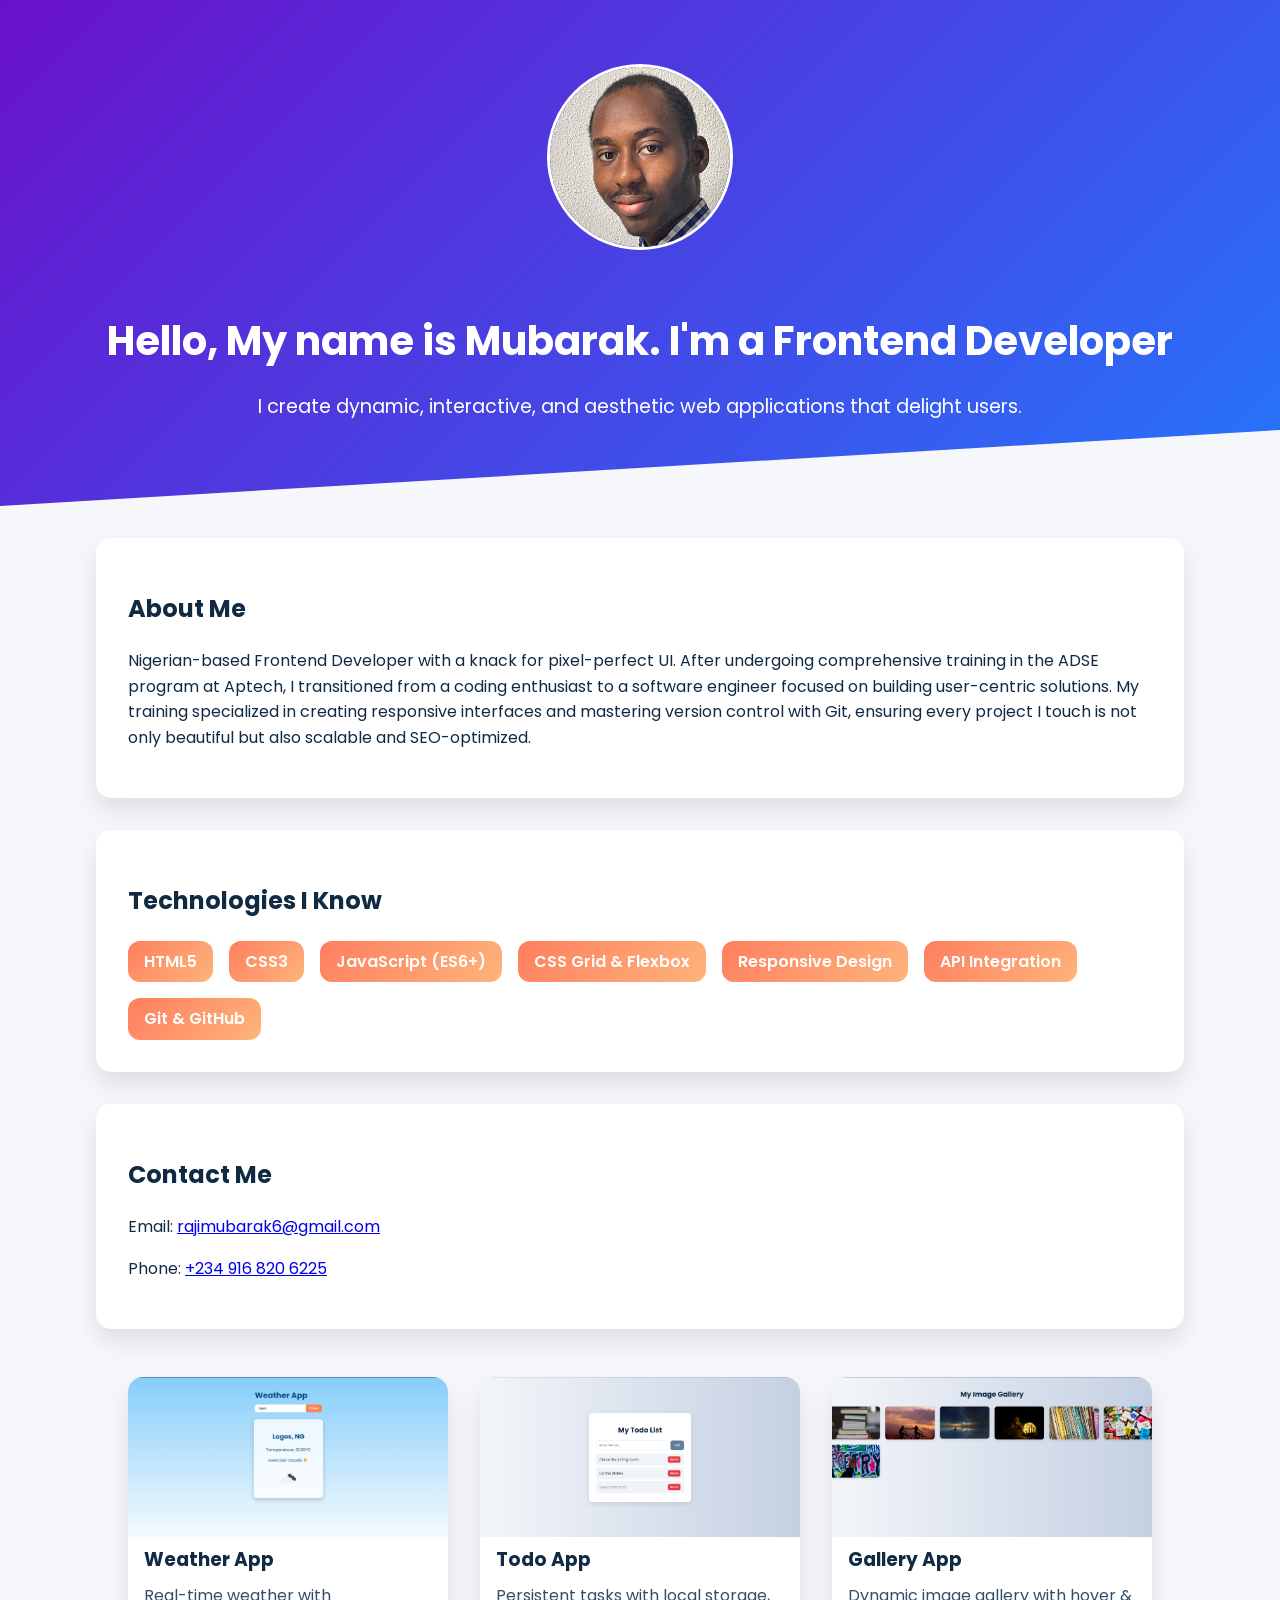
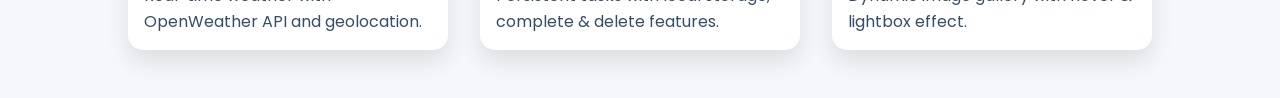
<file: index.html>
<!DOCTYPE html>
<html lang="en">
<head>
  <meta charset="UTF-8">
  <meta name="viewport" content="width=device-width, initial-scale=1.0">
  <title>My Frontend Portfolio</title>
  <link rel="stylesheet" href="style.css">
  <link href="https://fonts.googleapis.com/css2?family=Poppins:wght@400;600&display=swap" rel="stylesheet">
</head>
<body>
  <!-- Header -->
  <header class="hero">
    <div class="hero-content">
      <img src="assets/my-photo.jpeg" alt="My Photo" class="hero-photo">
      <div class="hero-text">
        <h1>Hello, My name is Mubarak. I'm a Frontend Developer</h1>
        <p>I create dynamic, interactive, and aesthetic web applications that delight users.</p>
        <p></p>
      </div>
    </div>
  </header>

  <!-- About Me -->
  <section class="about-me card">
    <h2>About Me</h2>
    <p>Nigerian-based Frontend Developer with a knack for pixel-perfect UI. After undergoing comprehensive training in the ADSE program at Aptech, I transitioned from a coding enthusiast to a software engineer focused on building user-centric solutions. My training specialized in creating responsive interfaces and mastering version control with Git, ensuring every project I touch is not only beautiful but also scalable and SEO-optimized.</p>
  </section>

  <!-- Technologies -->
  <section class="technologies card">
    <h2>Technologies I Know</h2>
    <div class="tech-grid">
      <span>HTML5</span>
      <span>CSS3</span>
      <span>JavaScript (ES6+)</span>
      <span>CSS Grid & Flexbox</span>
      <span>Responsive Design</span>
      <span>API Integration</span>
      <span>Git & GitHub</span>
    </div>
  </section>

  <!-- Contact -->
  <section class="contact card">
    <h2>Contact Me</h2>
    <p>Email: <a href="rajimubarak6@gmail.com">rajimubarak6@gmail.com</a></p>
    <p>Phone: <a href="tel:+2349168206225">+234 916 820 6225</a></p>
  </section>

  <!-- Projects -->
  <section class="projects-grid">
    <a href="./weather/" class="project-card">
      <div class="preview" style="background-image:url('assets/preview-weather.png')"></div>
      <h3>Weather App</h3>
      <p>Real-time weather with OpenWeather API and geolocation.</p>
    </a>

    <a href="./todo/" class="project-card">
      <div class="preview" style="background-image:url('assets/preview-todo.png')"></div>
      <h3>Todo App</h3>
      <p>Persistent tasks with local storage, complete & delete features.</p>
    </a>

    <a href="./gallery/" class="project-card">
      <div class="preview" style="background-image:url('assets/preview-gallery.png')"></div>
      <h3>Gallery App</h3>
      <p>Dynamic image gallery with hover & lightbox effect.</p>
    </a>
  </section>
</body>
</html>
</file>
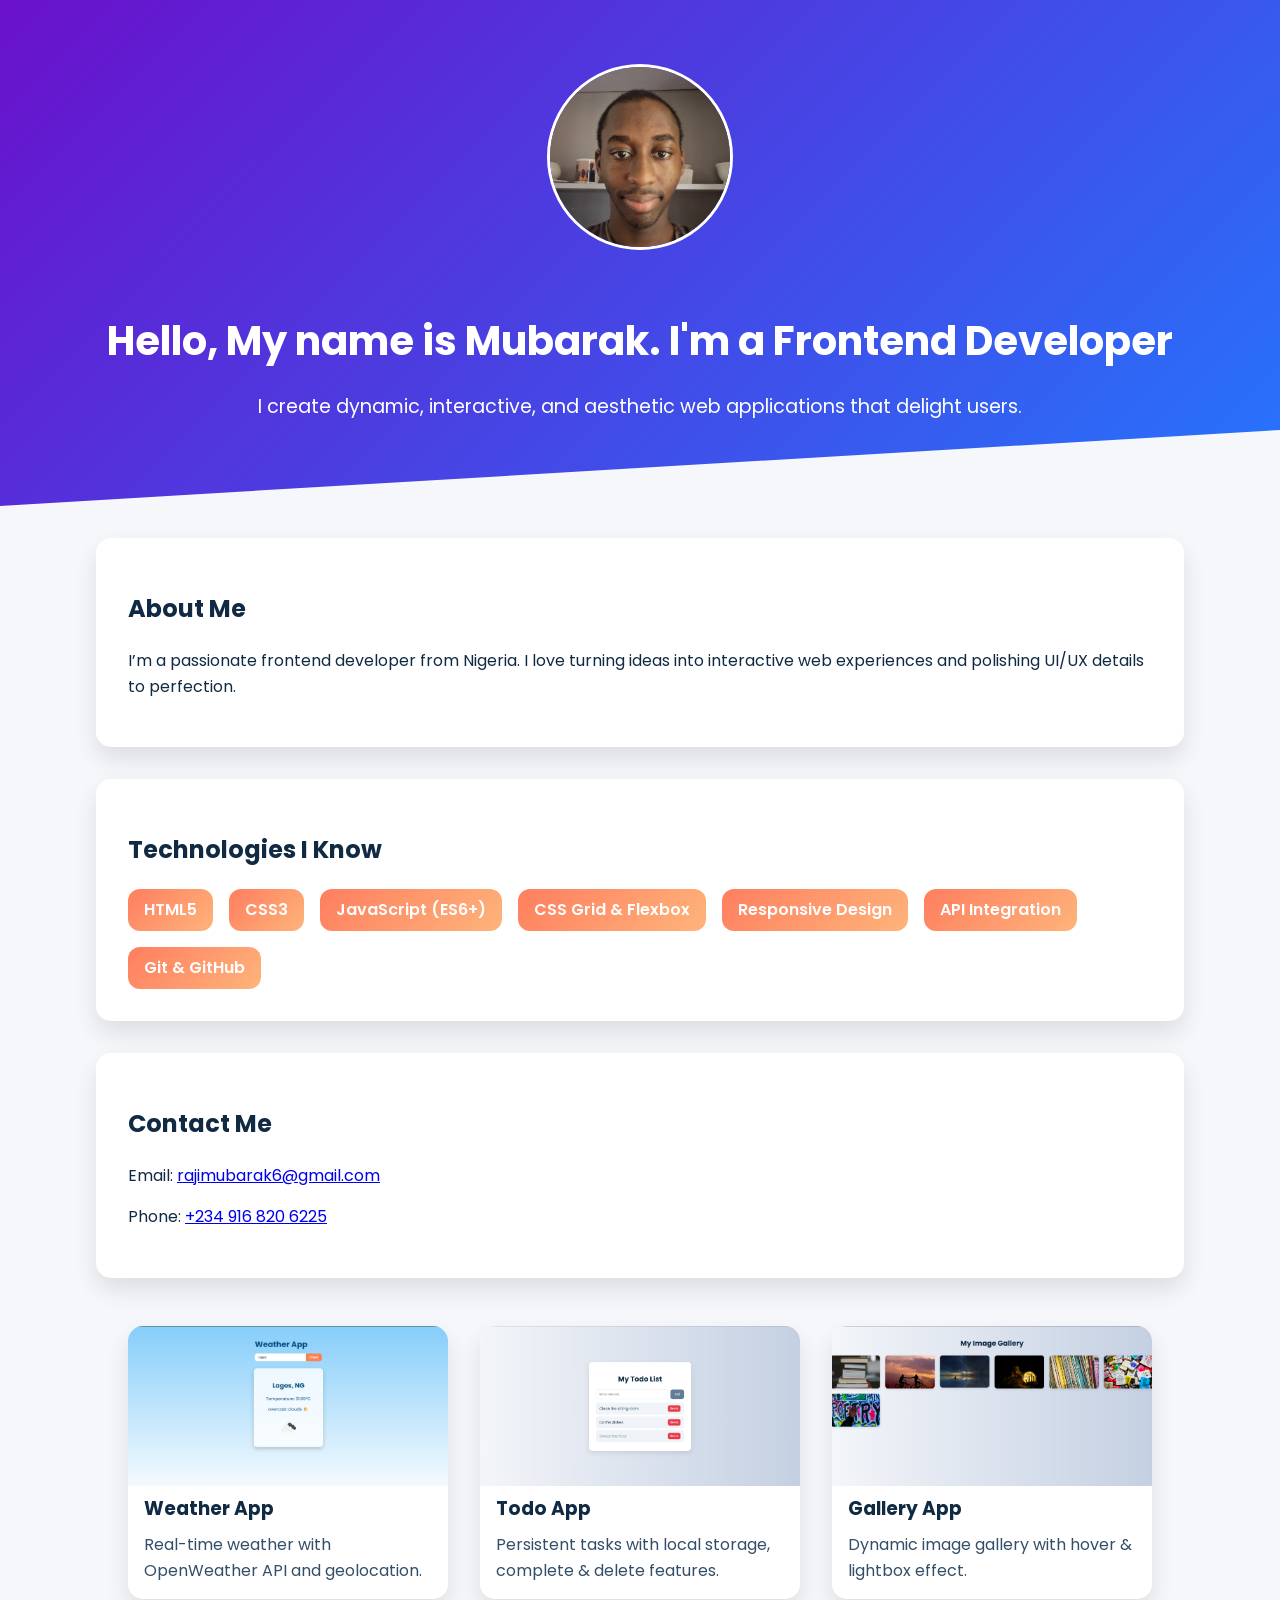
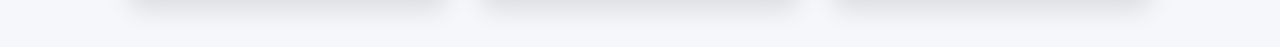
<file: frontend-portfolio/index.html>
<!DOCTYPE html>
<html lang="en">
<head>
  <meta charset="UTF-8">
  <meta name="viewport" content="width=device-width, initial-scale=1.0">
  <title>My Frontend Portfolio</title>
  <link rel="stylesheet" href="style.css">
  <link href="https://fonts.googleapis.com/css2?family=Poppins:wght@400;600&display=swap" rel="stylesheet">
</head>
<body>
  <!-- Header -->
  <header class="hero">
    <div class="hero-content">
      <img src="assets/my-photo.jpg" alt="My Photo" class="hero-photo">
      <div class="hero-text">
        <h1>Hello, My name is Mubarak. I'm a Frontend Developer</h1>
        <p>I create dynamic, interactive, and aesthetic web applications that delight users.</p>
      </div>
    </div>
  </header>

  <!-- About Me -->
  <section class="about-me card">
    <h2>About Me</h2>
    <p>I’m a passionate frontend developer from Nigeria. I love turning ideas into interactive web experiences and polishing UI/UX details to perfection.</p>
  </section>

  <!-- Technologies -->
  <section class="technologies card">
    <h2>Technologies I Know</h2>
    <div class="tech-grid">
      <span>HTML5</span>
      <span>CSS3</span>
      <span>JavaScript (ES6+)</span>
      <span>CSS Grid & Flexbox</span>
      <span>Responsive Design</span>
      <span>API Integration</span>
      <span>Git & GitHub</span>
    </div>
  </section>

  <!-- Contact -->
  <section class="contact card">
    <h2>Contact Me</h2>
    <p>Email: <a href="rajimubarak6@gmail.com">rajimubarak6@gmail.com</a></p>
    <p>Phone: <a href="tel:+2349168206225">+234 916 820 6225</a></p>
  </section>

  <!-- Projects -->
  <section class="projects-grid">
    <a href="./weather/" class="project-card">
      <div class="preview" style="background-image:url('assets/preview-weather.png')"></div>
      <h3>Weather App</h3>
      <p>Real-time weather with OpenWeather API and geolocation.</p>
    </a>

    <a href="./todo/" class="project-card">
      <div class="preview" style="background-image:url('assets/preview-todo.png')"></div>
      <h3>Todo App</h3>
      <p>Persistent tasks with local storage, complete & delete features.</p>
    </a>

    <a href="./gallery/" class="project-card">
      <div class="preview" style="background-image:url('assets/preview-gallery.png')"></div>
      <h3>Gallery App</h3>
      <p>Dynamic image gallery with hover & lightbox effect.</p>
    </a>
  </section>
</body>
</html>
</file>
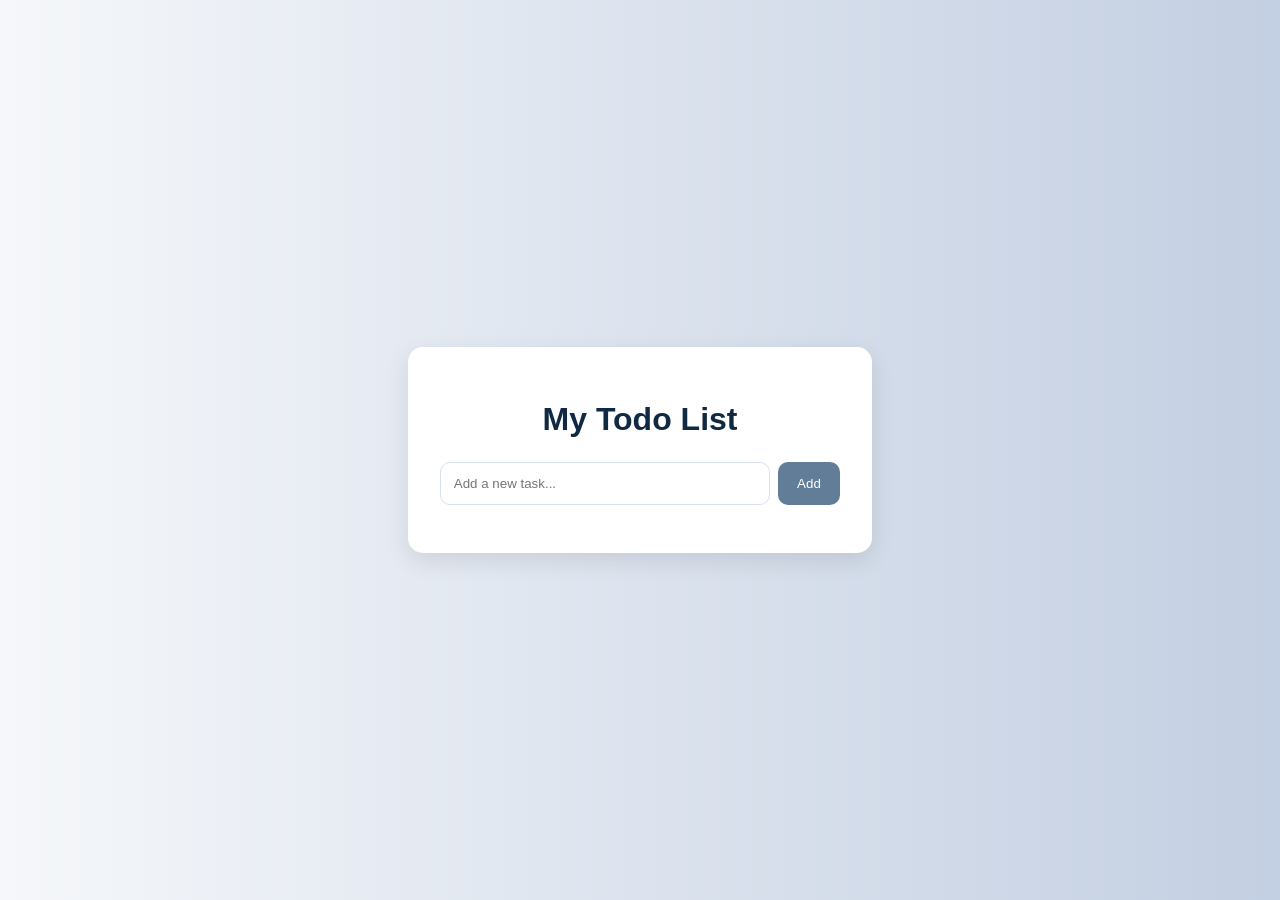
<file: todo/index.html>
<!DOCTYPE html>
<html lang="en">
<head>
  <meta charset="UTF-8">
  <meta name="viewport" content="width=device-width, initial-scale=1.0">
  <title>Todo App</title>
  <link rel="stylesheet" href="style.css">
</head>
<body>
  <div class="todo-container">
    <h1>My Todo List</h1>
    <div class="input-group">
      <input type="text" id="taskInput" placeholder="Add a new task...">
      <button id="addTaskBtn">Add</button>
    </div>
    <ul id="taskList"></ul>
  </div>

  <script src="script.js"></script>
</body>
</html>
</file>
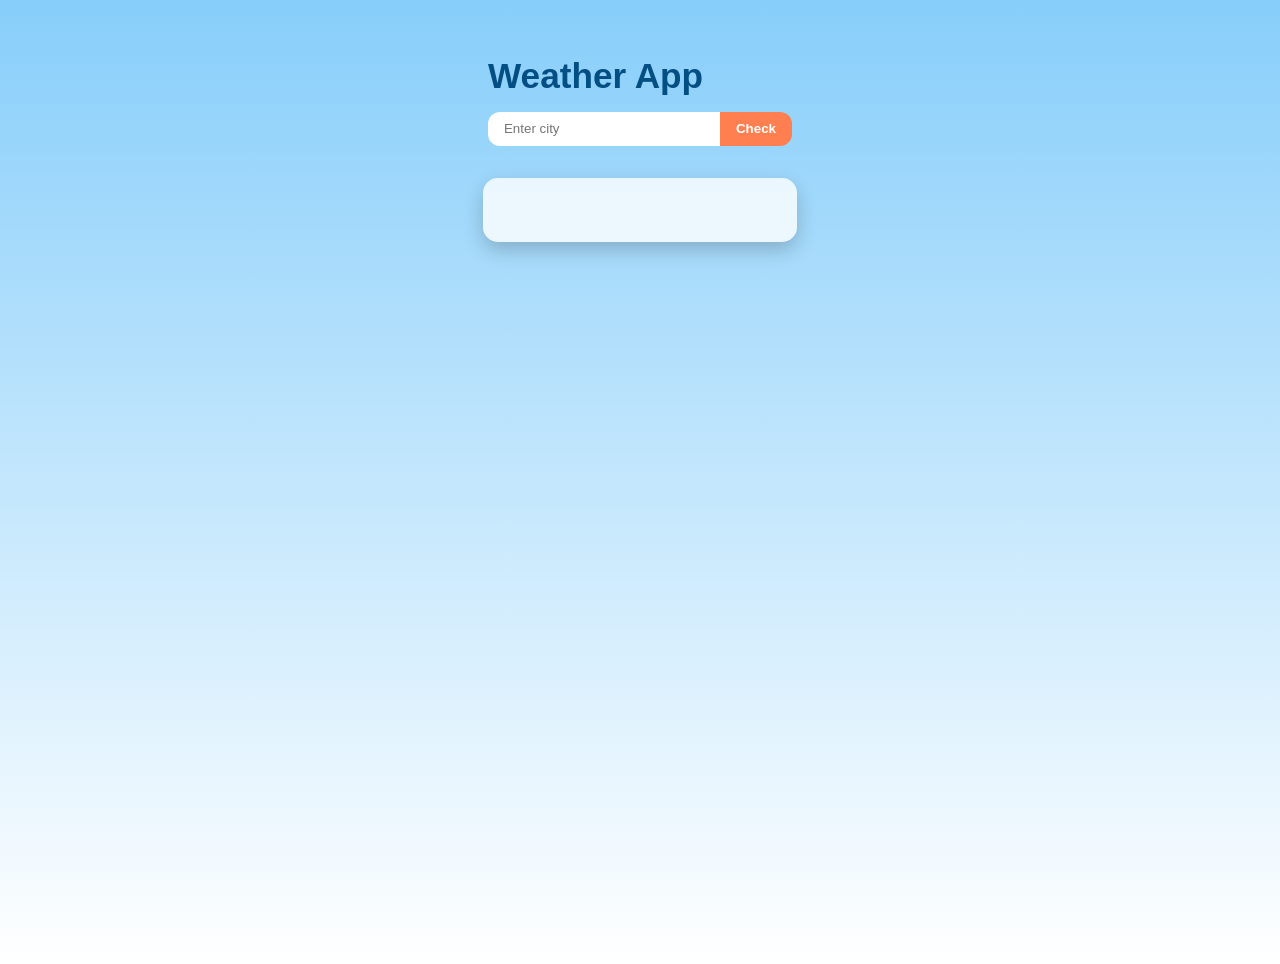
<file: weather/index.html>
<!DOCTYPE html>
<html lang="en">
<head>
  <meta charset="UTF-8">
  <meta name="viewport" content="width=device-width, initial-scale=1.0">
  <title>Weather App</title>
  <link rel="stylesheet" href="style.css">
</head>
<body>
  <header>
    <h1>Weather App</h1>
    <div class="input-group">
      <input type="text" id="city-input" placeholder="Enter city">
      <button id="get-weather">Check</button>
    </div>
  </header>

  <main>
    <div id="weather-output"></div>
  </main>

  <script src="script.js"></script>
</body>
</html>
</file>
<file: style.css>
/* ===== Global ===== */
body {
  font-family: 'Poppins', sans-serif;
  margin: 0;
  background: #f5f7fa;
  color: #102a43;
  line-height: 1.6;
}

/* ===== Hero Section ===== */
.hero {
  background: linear-gradient(135deg, #6a11cb 0%, #2575fc 100%);
  color: white;
  padding: 4rem 2rem;
  text-align: center;
  clip-path: polygon(0 0, 100% 0, 100% 85%, 0 100%);
}

.hero-content {
  display: flex;
  flex-wrap: wrap;
  align-items: center;
  justify-content: center;
  gap: 2rem;
}

.hero-photo {
  width: 180px;
  height: 180px;
  border-radius: 50%;
  border: 3px solid white;
  object-fit: cover;
  transition: transform 0.3s;
}

.hero-photo:hover {
  transform: scale(1.05);
}

.hero-text h1 {
  font-size: 2.5rem;
  margin-bottom: 1rem;
}

.hero-text p {
  font-size: 1.2rem;
}

/* ===== Cards ===== */
.card {
  background: white;
  border-radius: 15px;
  margin: 2rem auto;
  width: 80%;
  padding: 2rem;
  box-shadow: 0 12px 25px rgba(0,0,0,0.1);
  transition: transform 0.3s, box-shadow 0.3s;
}

.card:hover {
  transform: translateY(-5px);
  box-shadow: 0 20px 35px rgba(0,0,0,0.15);
}

/* ===== Technologies Grid ===== */
.tech-grid {
  display: flex;
  flex-wrap: wrap;
  gap: 1rem;
  margin-top: 1rem;
}

.tech-grid span {
  background: linear-gradient(135deg, #ff7e5f, #feb47b);
  color: white;
  padding: 0.5rem 1rem;
  border-radius: 12px;
  font-weight: 600;
  transition: transform 0.3s;
}

.tech-grid span:hover {
  transform: scale(1.05);
}

/* ===== Projects Grid ===== */
.projects-grid {
  display: grid;
  grid-template-columns: repeat(auto-fit, minmax(280px, 1fr));
  gap: 2rem;
  width: 80%;
  margin: 3rem auto;
}

.project-card {
  background: white;
  border-radius: 15px;
  overflow: hidden;
  text-decoration: none;
  color: #102a43;
  box-shadow: 0 12px 25px rgba(0,0,0,0.1);
  transition: transform 0.3s, box-shadow 0.3s;
}

.project-card:hover {
  transform: translateY(-8px);
  box-shadow: 0 20px 35px rgba(0,0,0,0.15);
}

.project-card h3 {
  margin: 0.5rem 1rem;
}

.project-card p {
  margin: 0 1rem 1rem 1rem;
  color: #334e68;
}

.preview {
  width: 100%;
  height: 160px;
  background-size: cover;
  background-position: center;
  transition: transform 0.3s, filter 0.3s;
}

.project-card:hover .preview {
  transform: scale(1.05);
  filter: brightness(1.1);
}

/* ===== Responsive ===== */
@media (max-width: 768px) {
  .hero-content {
    flex-direction: column;
  }
}
</file>
<file: frontend-portfolio/style.css>
/* ===== Global ===== */
body {
  font-family: 'Poppins', sans-serif;
  margin: 0;
  background: #f5f7fa;
  color: #102a43;
  line-height: 1.6;
}

/* ===== Hero Section ===== */
.hero {
  background: linear-gradient(135deg, #6a11cb 0%, #2575fc 100%);
  color: white;
  padding: 4rem 2rem;
  text-align: center;
  clip-path: polygon(0 0, 100% 0, 100% 85%, 0 100%);
}

.hero-content {
  display: flex;
  flex-wrap: wrap;
  align-items: center;
  justify-content: center;
  gap: 2rem;
}

.hero-photo {
  width: 180px;
  height: 180px;
  border-radius: 50%;
  border: 3px solid white;
  object-fit: cover;
  transition: transform 0.3s;
}

.hero-photo:hover {
  transform: scale(1.05);
}

.hero-text h1 {
  font-size: 2.5rem;
  margin-bottom: 1rem;
}

.hero-text p {
  font-size: 1.2rem;
}

/* ===== Cards ===== */
.card {
  background: white;
  border-radius: 15px;
  margin: 2rem auto;
  width: 80%;
  padding: 2rem;
  box-shadow: 0 12px 25px rgba(0,0,0,0.1);
  transition: transform 0.3s, box-shadow 0.3s;
}

.card:hover {
  transform: translateY(-5px);
  box-shadow: 0 20px 35px rgba(0,0,0,0.15);
}

/* ===== Technologies Grid ===== */
.tech-grid {
  display: flex;
  flex-wrap: wrap;
  gap: 1rem;
  margin-top: 1rem;
}

.tech-grid span {
  background: linear-gradient(135deg, #ff7e5f, #feb47b);
  color: white;
  padding: 0.5rem 1rem;
  border-radius: 12px;
  font-weight: 600;
  transition: transform 0.3s;
}

.tech-grid span:hover {
  transform: scale(1.05);
}

/* ===== Projects Grid ===== */
.projects-grid {
  display: grid;
  grid-template-columns: repeat(auto-fit, minmax(280px, 1fr));
  gap: 2rem;
  width: 80%;
  margin: 3rem auto;
}

.project-card {
  background: white;
  border-radius: 15px;
  overflow: hidden;
  text-decoration: none;
  color: #102a43;
  box-shadow: 0 12px 25px rgba(0,0,0,0.1);
  transition: transform 0.3s, box-shadow 0.3s;
}

.project-card:hover {
  transform: translateY(-8px);
  box-shadow: 0 20px 35px rgba(0,0,0,0.15);
}

.project-card h3 {
  margin: 0.5rem 1rem;
}

.project-card p {
  margin: 0 1rem 1rem 1rem;
  color: #334e68;
}

.preview {
  width: 100%;
  height: 160px;
  background-size: cover;
  background-position: center;
  transition: transform 0.3s, filter 0.3s;
}

.project-card:hover .preview {
  transform: scale(1.05);
  filter: brightness(1.1);
}

/* ===== Responsive ===== */
@media (max-width: 768px) {
  .hero-content {
    flex-direction: column;
  }
}
</file>
<file: todo/style.css>
body {
  font-family: 'Poppins', sans-serif;
  background: linear-gradient(to right, #f5f7fa, #c3cfe2);
  display: flex;
  justify-content: center;
  align-items: center;
  min-height: 100vh;
  margin: 0;
  color: #102a43;
}

.todo-container {
  background: #ffffff;
  padding: 2rem;
  border-radius: 15px;
  width: 100%;
  max-width: 400px;
  box-shadow: 0 8px 25px rgba(0,0,0,0.1);
}

.todo-container h1 {
  text-align: center;
  margin-bottom: 1.5rem;
}

.input-group {
  display: flex;
  gap: 0.5rem;
  margin-bottom: 1rem;
}

input#taskInput {
  flex: 1;
  padding: 0.8rem;
  border: 1px solid #d9e2ec;
  border-radius: 10px;
  outline: none;
  transition: border 0.3s;
}

input#taskInput:focus {
  border-color: #627d98;
}

button#addTaskBtn {
  padding: 0.8rem 1.2rem;
  background-color: #627d98;
  color: white;
  border: none;
  border-radius: 10px;
  cursor: pointer;
  transition: background-color 0.3s;
}

button#addTaskBtn:hover {
  background-color: #334e68;
}

ul#taskList {
  list-style: none;
  padding: 0;
  margin: 0;
}

ul#taskList li {
  background: #f0f4f8;
  margin-bottom: 0.5rem;
  padding: 0.8rem 1rem;
  border-radius: 10px;
  display: flex;
  justify-content: space-between;
  align-items: center;
  transition: background 0.3s;
}

ul#taskList li:hover {
  background: #d9e2ec;
}

li button {
  background: #e63946;
  color: white;
  border: none;
  padding: 0.4rem 0.6rem;
  border-radius: 8px;
  cursor: pointer;
  transition: background 0.3s;
}

li button:hover {
  background: #a4161a;
}

/* Completed task style */
.completed {
  text-decoration: line-through;
  color: #627d98;
  opacity: 0.7;
}
</file>
<file: weather/style.css>
body {
  font-family: 'Poppins', sans-serif;
  background: linear-gradient(to bottom, #87cefa, #ffffff);
  display: flex;
  flex-direction: column;
  align-items: center;
  min-height: 100vh;
  margin: 0;
  padding: 2rem;
  color: #034f84;
}

header h1 {
  font-size: 2.2rem;
  margin-bottom: 1rem;
}

.input-group {
  display: flex;
  margin-bottom: 2rem;
}

input {
  padding: 0.6rem 1rem;
  border-radius: 12px 0 0 12px;
  border: none;
  width: 200px;
  outline: none;
}

button {
  padding: 0.6rem 1rem;
  border-radius: 0 12px 12px 0;
  border: none;
  background: #ff7f50;
  color: white;
  cursor: pointer;
  font-weight: bold;
  transition: transform 0.2s;
}

button:hover {
  transform: scale(1.05);
}

#weather-output {
  text-align: center;
  font-size: 1.2rem;
  background: rgba(255,255,255,0.8);
  padding: 2rem;
  border-radius: 15px;
  box-shadow: 0 8px 20px rgba(0,0,0,0.2);
  width: 250px;
  transition: transform 0.3s;
}

#weather-output:hover {
  transform: translateY(-5px);
}
</file>
